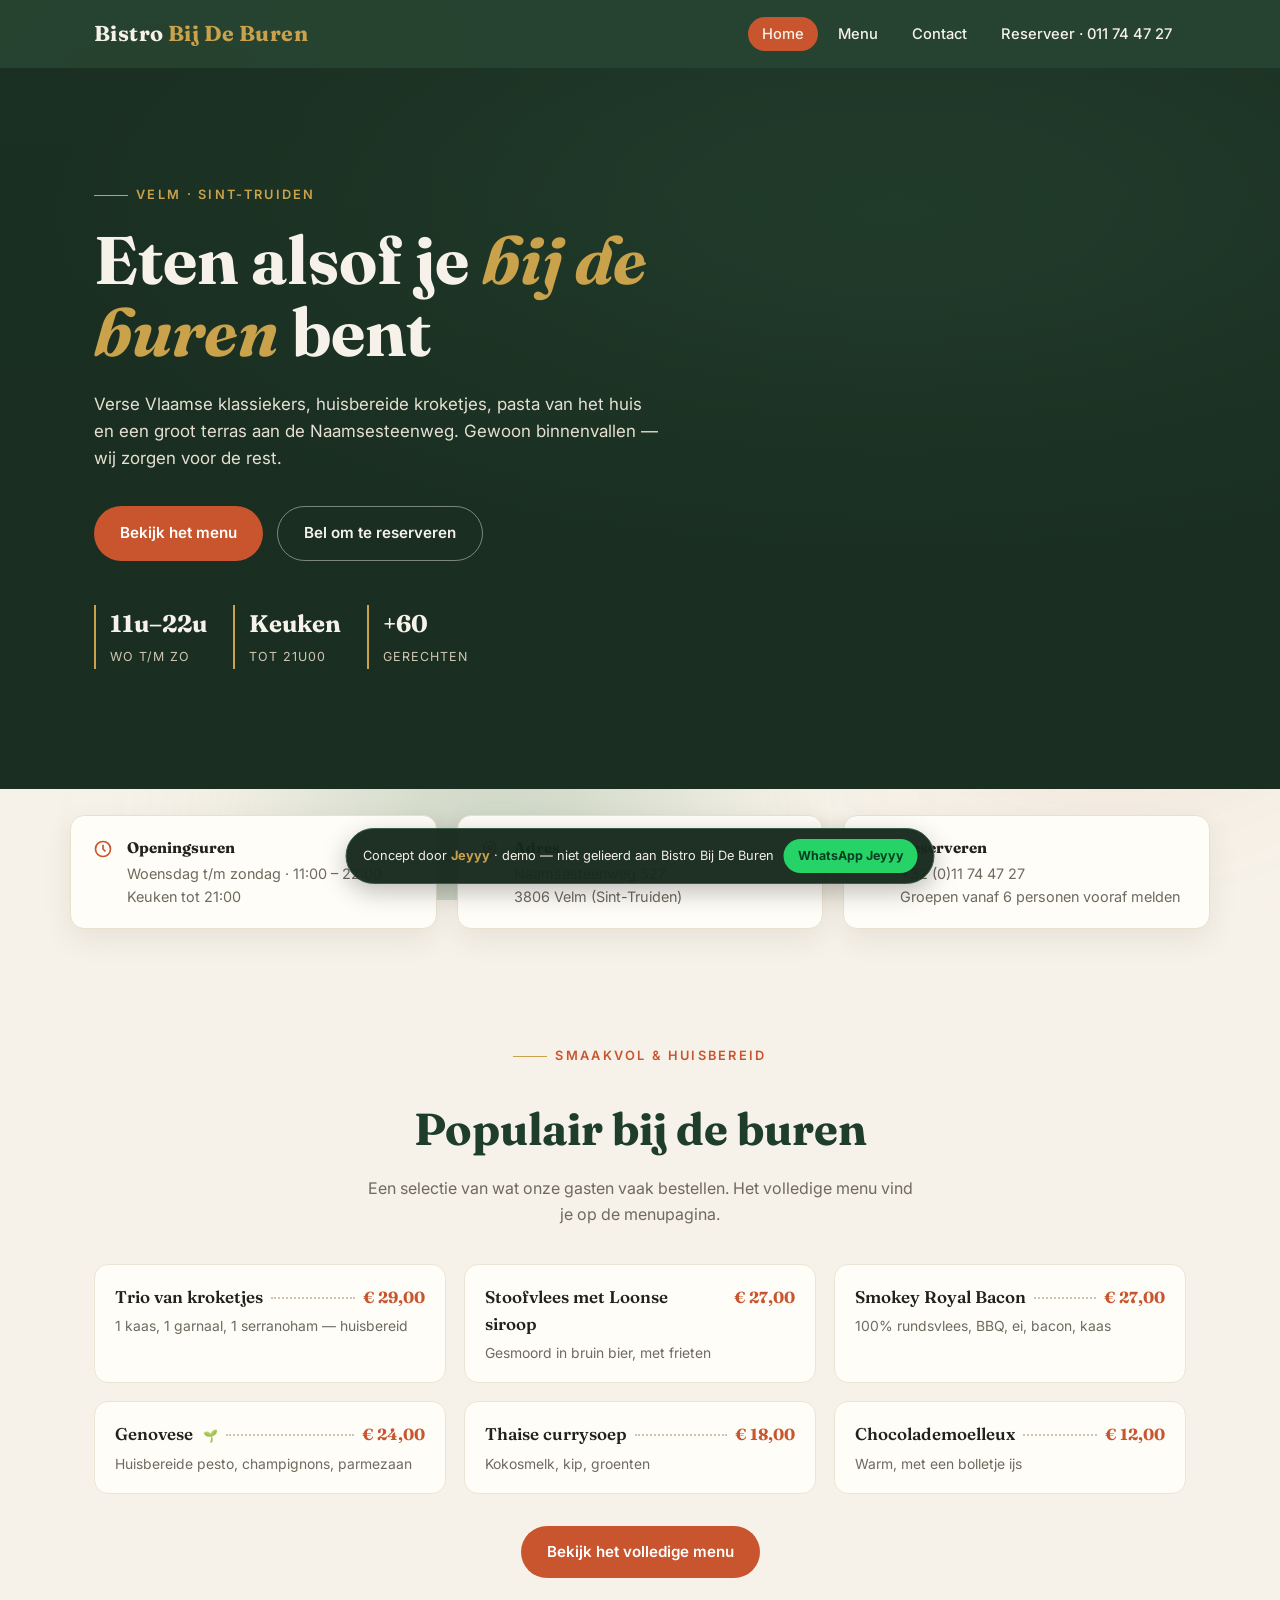
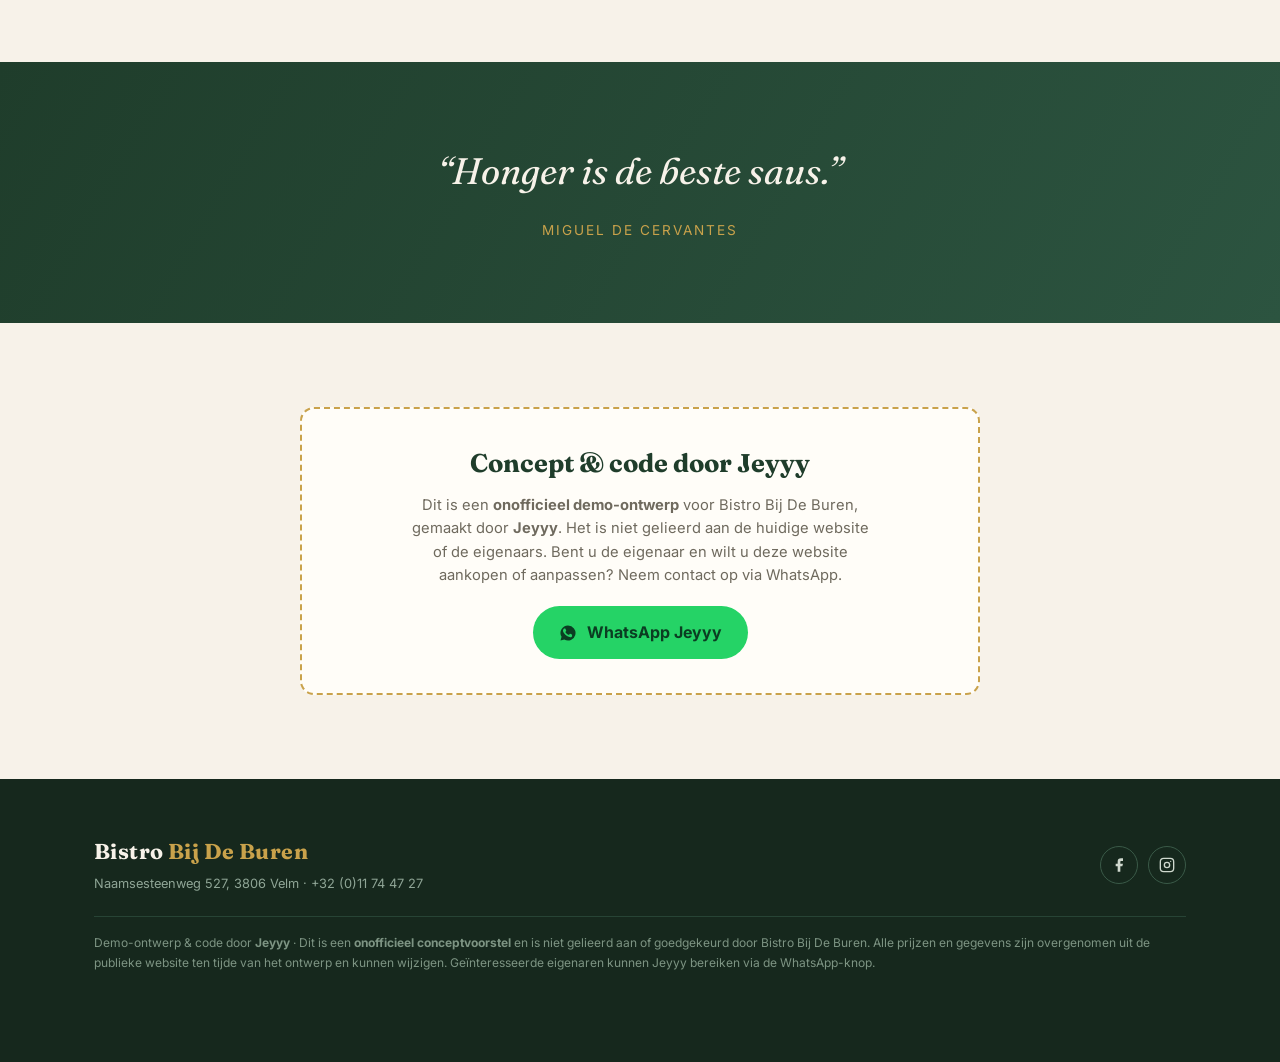
<file: index.html>
<!DOCTYPE html>
<html lang="nl">
<head>
<meta charset="UTF-8">
<meta name="viewport" content="width=device-width, initial-scale=1.0">
<title>Bistro Bij De Buren — Eten alsof je bij de buren bent</title>
<meta name="description" content="Bistro Bij De Buren in Velm (Sint-Truiden). Verse Vlaamse keuken, pasta, burgers, croques en ijsjes. Naamsesteenweg 527, 3806 Velm.">
<link rel="preconnect" href="https://fonts.googleapis.com">
<link rel="preconnect" href="https://fonts.gstatic.com" crossorigin>
<link href="https://fonts.googleapis.com/css2?family=Fraunces:opsz,wght@9..144,400;9..144,600;9..144,700&family=Inter:wght@400;500;600;700&display=swap" rel="stylesheet">
<link rel="stylesheet" href="style.css">
<script type="application/ld+json">
{"@context":"https://schema.org","@type":"Restaurant","name":"Bistro Bij De Buren","servesCuisine":["Belgisch","Bistro"],"address":{"@type":"PostalAddress","streetAddress":"Naamsesteenweg 527","postalCode":"3806","addressLocality":"Velm","addressCountry":"BE"},"telephone":"+32 11 74 47 27","vatID":"BE 0670798550"}
</script>
</head>
<body>
<div class="fluid-bg"><div class="blob blob-1"></div><div class="blob blob-2"></div><div class="blob blob-3"></div></div>
<nav class="nav">
  <div class="wrap nav-inner">
    <a class="logo" href="index.html">Bistro <span>Bij De Buren</span></a>
    <button class="burger" aria-label="Menu openen" onclick="document.getElementById('navLinks').classList.toggle('open')"><span></span><span></span><span></span></button>
    <ul class="nav-links" id="navLinks">
      <li><a href="index.html" class="active">Home</a></li>
      <li><a href="menu.html">Menu</a></li>
      <li><a href="contact.html">Contact</a></li>
      <li><a href="tel:+3211744727">Reserveer · 011 74 47 27</a></li>
    </ul>
  </div>
</nav>

<header class="hero">
  <div class="wrap">
    <span class="eyebrow">Velm · Sint-Truiden</span>
    <h1>Eten alsof je <em>bij de buren</em> bent</h1>
    <p>Verse Vlaamse klassiekers, huisbereide kroketjes, pasta van het huis en een groot terras aan de Naamsesteenweg. Gewoon binnenvallen — wij zorgen voor de rest.</p>
    <div class="hero-actions">
      <a class="btn btn-primary" href="menu.html">Bekijk het menu</a>
      <a class="btn btn-ghost" href="tel:+3211744727">Bel om te reserveren</a>
    </div>
    <div class="stats">
      <div><b>11u–22u</b><small>Wo t/m zo</small></div>
      <div><b>Keuken</b><small>tot 21u00</small></div>
      <div><b>+60</b><small>Gerechten</small></div>
    </div>
  </div>
</header>

<div class="wrap strip-inner">
  <div class="strip-item">
    <svg width="20" height="20" viewBox="0 0 24 24" fill="none" stroke="#c8552e" stroke-width="2"><circle cx="12" cy="12" r="9"/><path d="M12 7v5l3 3"/></svg>
    <div><h3>Openingsuren</h3><p>Woensdag t/m zondag · 11:00 – 22:00<br>Keuken tot 21:00</p></div>
  </div>
  <div class="strip-item">
    <svg width="20" height="20" viewBox="0 0 24 24" fill="none" stroke="#c8552e" stroke-width="2"><path d="M12 21s-7-5.5-7-11a7 7 0 1 1 14 0c0 5.5-7 11-7 11z"/><circle cx="12" cy="10" r="2.5"/></svg>
    <div><h3>Adres</h3><p>Naamsesteenweg 527<br>3806 Velm (Sint-Truiden)</p></div>
  </div>
  <div class="strip-item">
    <svg width="20" height="20" viewBox="0 0 24 24" fill="none" stroke="#c8552e" stroke-width="2"><path d="M22 16.9v3a2 2 0 0 1-2.2 2 19.8 19.8 0 0 1-8.6-3.1 19.5 19.5 0 0 1-6-6A19.8 19.8 0 0 1 2.1 4.2 2 2 0 0 1 4.1 2h3a2 2 0 0 1 2 1.7c.13.96.36 1.9.7 2.8a2 2 0 0 1-.45 2.1L8.1 9.9a16 16 0 0 0 6 6l1.3-1.3a2 2 0 0 1 2.1-.45c.9.34 1.84.57 2.8.7a2 2 0 0 1 1.7 2z"/></svg>
    <div><h3>Reserveren</h3><p><a href="tel:+3211744727">+32 (0)11 74 47 27</a><br>Groepen vanaf 6 personen vooraf melden</p></div>
  </div>
</div>

<section class="section">
  <div class="wrap">
    <div class="section-head">
      <span class="eyebrow">Smaakvol &amp; huisbereid</span>
      <h2>Populair bij de buren</h2>
      <p>Een selectie van wat onze gasten vaak bestellen. Het volledige menu vind je op de menupagina.</p>
    </div>
    <div class="featured">
      <article class="dish"><div class="dish-top"><h3>Trio van kroketjes</h3><span class="dots"></span><span class="price">€ 29,00</span></div><p class="desc">1 kaas, 1 garnaal, 1 serranoham — huisbereid</p></article>
      <article class="dish"><div class="dish-top"><h3>Stoofvlees met Loonse siroop</h3><span class="dots"></span><span class="price">€ 27,00</span></div><p class="desc">Gesmoord in bruin bier, met frieten</p></article>
      <article class="dish"><div class="dish-top"><h3>Smokey Royal Bacon</h3><span class="dots"></span><span class="price">€ 27,00</span></div><p class="desc">100% rundsvlees, BBQ, ei, bacon, kaas</p></article>
      <article class="dish"><div class="dish-top"><h3>Genovese <span class="veg">🌱</span></h3><span class="dots"></span><span class="price">€ 24,00</span></div><p class="desc">Huisbereide pesto, champignons, parmezaan</p></article>
      <article class="dish"><div class="dish-top"><h3>Thaise currysoep</h3><span class="dots"></span><span class="price">€ 18,00</span></div><p class="desc">Kokosmelk, kip, groenten</p></article>
      <article class="dish"><div class="dish-top"><h3>Chocolademoelleux</h3><span class="dots"></span><span class="price">€ 12,00</span></div><p class="desc">Warm, met een bolletje ijs</p></article>
    </div>
    <div style="text-align:center;margin-top:32px"><a class="btn btn-primary" href="menu.html">Bekijk het volledige menu</a></div>
  </div>
</section>

<section class="quote">
  <div class="wrap">
    <blockquote>“Honger is de beste saus.”</blockquote>
    <cite>Miguel de Cervantes</cite>
  </div>
</section>

<section class="section">
  <div class="wrap">
    <div class="credit">
      <h2>Concept &amp; code door Jeyyy</h2>
      <p>Dit is een <b>onofficieel demo-ontwerp</b> voor Bistro Bij De Buren, gemaakt door <b>Jeyyy</b>. Het is niet gelieerd aan de huidige website of de eigenaars. Bent u de eigenaar en wilt u deze website aankopen of aanpassen? Neem contact op via WhatsApp.</p>
      <a class="wa-big" href="https://wa.me/2347035960615?text=Hi%20Jeyyy%2C%20ik%20ben%20eigenaar%20van%20Bistro%20Bij%20De%20Buren%20en%20wil%20de%20website%20bespreken" target="_blank" rel="noopener">
        <svg width="18" height="18" viewBox="0 0 24 24" fill="currentColor"><path d="M12 2a10 10 0 0 0-8.6 15.1L2 22l5.1-1.3A10 10 0 1 0 12 2zm5.5 14.2c-.24.66-1.37 1.26-1.9 1.3-.5.05-1.1.24-3.7-.77-3.13-1.24-5.13-4.44-5.28-4.65-.15-.2-1.26-1.68-1.26-3.2 0-1.53.8-2.28 1.09-2.59.28-.31.62-.39.83-.39h.6c.19 0 .45-.07.7.54.26.62.88 2.14.96 2.3.08.15.13.33.02.53-.1.2-.16.32-.31.5-.15.17-.32.39-.46.52-.15.15-.31.31-.13.61.17.3.77 1.27 1.65 2.06 1.14 1.01 2.1 1.33 2.4 1.47.3.15.47.13.65-.08.17-.2.74-.87.94-1.17.2-.3.4-.25.66-.15.27.1 1.7.8 2 .95.3.15.48.22.55.34.07.13.07.72-.17 1.4z"/></svg>
        WhatsApp Jeyyy
      </a>
    </div>
  </div>
</section>
<footer>
  <div class="wrap">
    <div class="foot">
      <div>
        <a class="logo" href="index.html">Bistro <span>Bij De Buren</span></a>
        <small>Naamsesteenweg 527, 3806 Velm · +32 (0)11 74 47 27</small>
      </div>
      <div class="social">
        <a href="https://www.facebook.com" target="_blank" rel="noopener" aria-label="Facebook"><svg width="16" height="16" viewBox="0 0 24 24" fill="currentColor"><path d="M18 2h-3a5 5 0 0 0-5 5v3H7v4h3v8h4v-8h3l1-4h-4V7a1 1 0 0 1 1-1h3z"/></svg></a>
        <a href="https://www.instagram.com" target="_blank" rel="noopener" aria-label="Instagram"><svg width="16" height="16" viewBox="0 0 24 24" fill="none" stroke="currentColor" stroke-width="2"><rect x="2" y="2" width="20" height="20" rx="5"/><circle cx="12" cy="12" r="4"/><circle cx="17.5" cy="6.5" r="1" fill="currentColor" stroke="none"/></svg></a>
      </div>
    </div>
    <p class="foot-note">Demo-ontwerp &amp; code door <b>Jeyyy</b> · Dit is een <b>onofficieel conceptvoorstel</b> en is niet gelieerd aan of goedgekeurd door Bistro Bij De Buren. Alle prijzen en gegevens zijn overgenomen uit de publieke website ten tijde van het ontwerp en kunnen wijzigen. Geïnteresseerde eigenaren kunnen Jeyyy bereiken via de WhatsApp-knop.</p>
  </div>
</footer>
<div class="demo-banner">
  <span>Concept door <b>Jeyyy</b> · demo — niet gelieerd aan Bistro Bij De Buren</span>
  <a class="wa" href="https://wa.me/2347035960615?text=Hi%20Jeyyy%2C%20ik%20ben%20ge%C3%AFnteresseerd%20in%20de%20website" target="_blank" rel="noopener">WhatsApp Jeyyy</a>
</div>
</body>
</html>
</file>
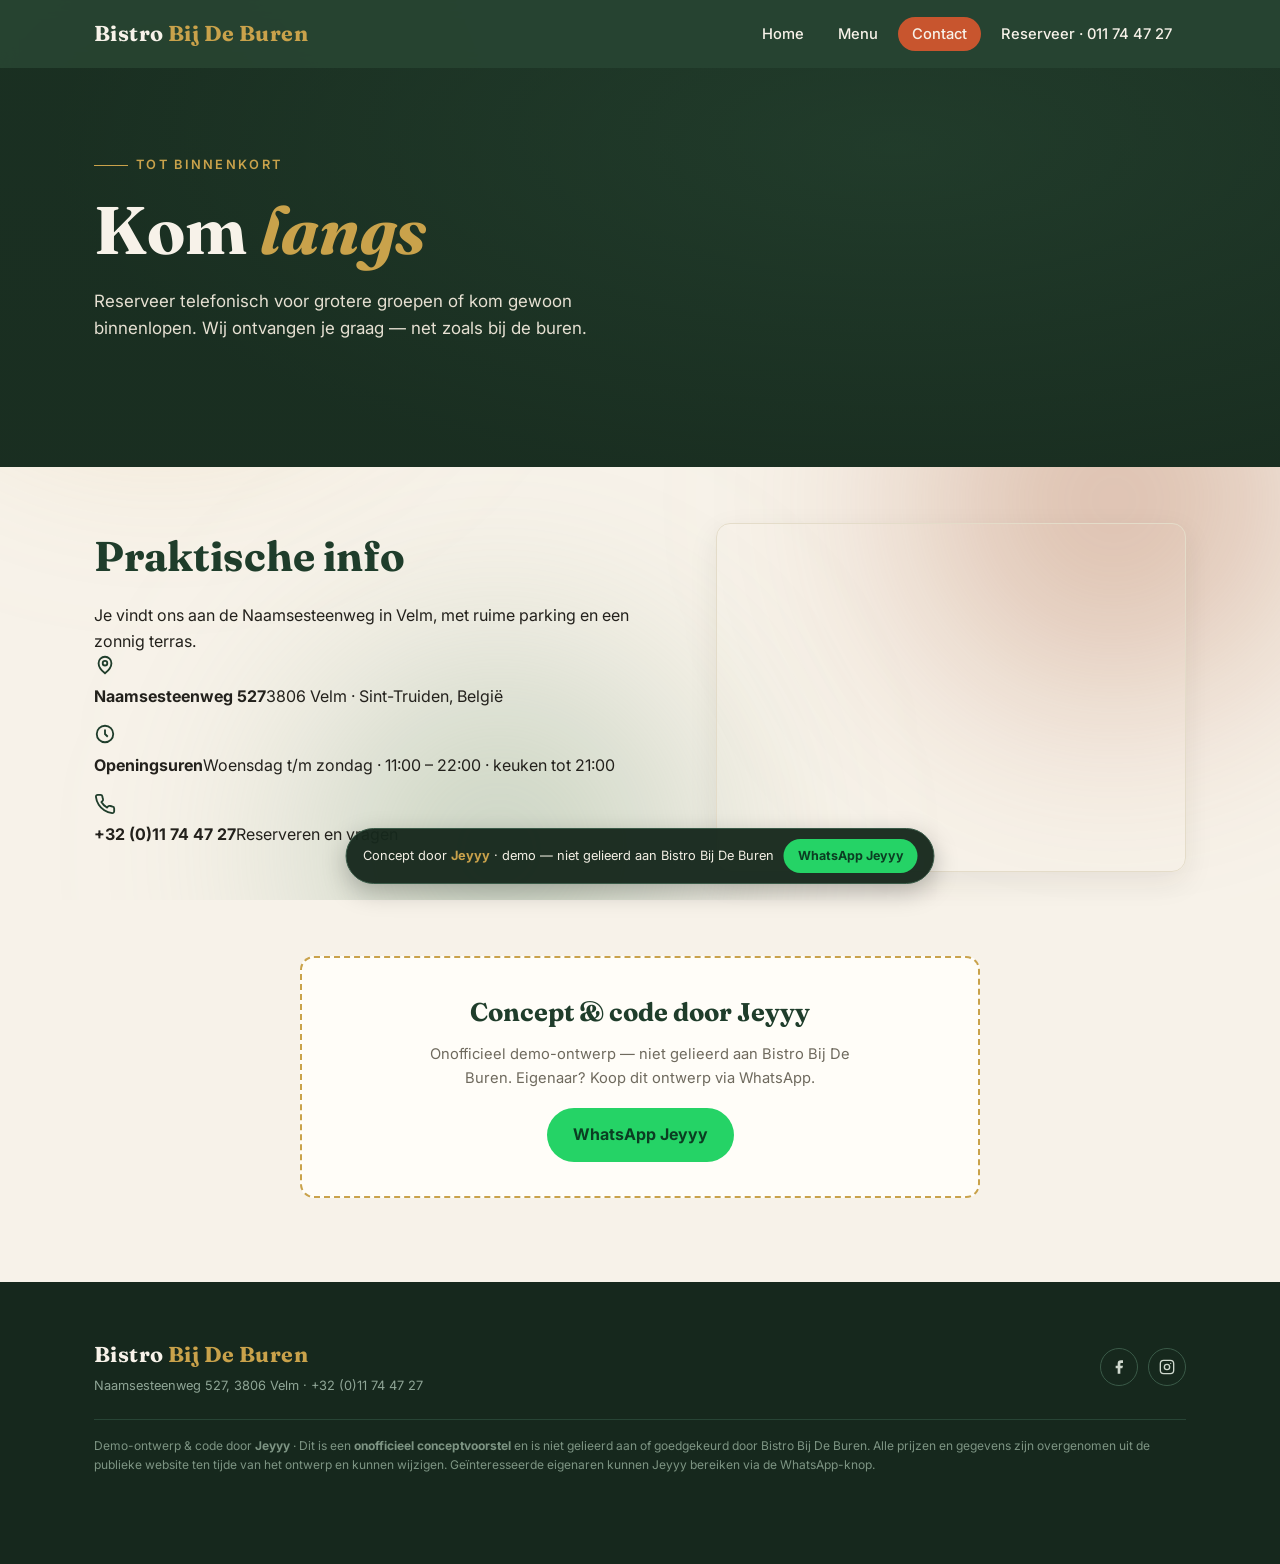
<file: contact.html>
<!DOCTYPE html>
<html lang="nl">
<head>
<meta charset="UTF-8">
<meta name="viewport" content="width=device-width, initial-scale=1.0">
<title>Contact — Bistro Bij De Buren</title>
<meta name="description" content="Bistro Bij De Buren in Velm (Sint-Truiden). Verse Vlaamse keuken, pasta, burgers, croques en ijsjes. Naamsesteenweg 527, 3806 Velm.">
<link rel="preconnect" href="https://fonts.googleapis.com">
<link rel="preconnect" href="https://fonts.gstatic.com" crossorigin>
<link href="https://fonts.googleapis.com/css2?family=Fraunces:opsz,wght@9..144,400;9..144,600;9..144,700&family=Inter:wght@400;500;600;700&display=swap" rel="stylesheet">
<link rel="stylesheet" href="style.css">
<script type="application/ld+json">
{"@context":"https://schema.org","@type":"Restaurant","name":"Bistro Bij De Buren","servesCuisine":["Belgisch","Bistro"],"address":{"@type":"PostalAddress","streetAddress":"Naamsesteenweg 527","postalCode":"3806","addressLocality":"Velm","addressCountry":"BE"},"telephone":"+32 11 74 47 27","vatID":"BE 0670798550"}
</script>
</head>
<body>
<div class="fluid-bg"><div class="blob blob-1"></div><div class="blob blob-2"></div><div class="blob blob-3"></div></div>
<nav class="nav">
  <div class="wrap nav-inner">
    <a class="logo" href="index.html">Bistro <span>Bij De Buren</span></a>
    <button class="burger" aria-label="Menu openen" onclick="document.getElementById('navLinks').classList.toggle('open')"><span></span><span></span><span></span></button>
    <ul class="nav-links" id="navLinks">
      <li><a href="index.html">Home</a></li>
      <li><a href="menu.html">Menu</a></li>
      <li><a href="contact.html" class="active">Contact</a></li>
      <li><a href="tel:+3211744727">Reserveer · 011 74 47 27</a></li>
    </ul>
  </div>
</nav>

<header class="hero" style="padding:80px 0 90px">
  <div class="wrap">
    <span class="eyebrow">Tot binnenkort</span>
    <h1>Kom <em>langs</em></h1>
    <p>Reserveer telefonisch voor grotere groepen of kom gewoon binnenlopen. Wij ontvangen je graag — net zoals bij de buren.</p>
  </div>
</header>

<section class="section" style="padding-top:56px">
  <div class="wrap contact-grid">
    <div>
      <h2>Praktische info</h2>
      <p>Je vindt ons aan de Naamsesteenweg in Velm, met ruime parking en een zonnig terras.</p>
      <ul class="info-list">
        <li>
          <svg width="22" height="22" viewBox="0 0 24 24" fill="none" stroke="#1f3d2b" stroke-width="2"><path d="M12 21s-7-5.5-7-11a7 7 0 1 1 14 0c0 5.5-7 11-7 11z"/><circle cx="12" cy="10" r="2.5"/></svg>
          <div><b>Naamsesteenweg 527</b><span>3806 Velm · Sint-Truiden, België</span></div>
        </li>
        <li>
          <svg width="22" height="22" viewBox="0 0 24 24" fill="none" stroke="#1f3d2b" stroke-width="2"><circle cx="12" cy="12" r="9"/><path d="M12 7v5l3 3"/></svg>
          <div><b>Openingsuren</b><span>Woensdag t/m zondag · 11:00 – 22:00 · keuken tot 21:00</span></div>
        </li>
        <li>
          <svg width="22" height="22" viewBox="0 0 24 24" fill="none" stroke="#1f3d2b" stroke-width="2"><path d="M22 16.9v3a2 2 0 0 1-2.2 2 19.8 19.8 0 0 1-8.6-3.1 19.5 19.5 0 0 1-6-6A19.8 19.8 0 0 1 2.1 4.2 2 2 0 0 1 4.1 2h3a2 2 0 0 1 2 1.7c.13.96.36 1.9.7 2.8a2 2 0 0 1-.45 2.1L8.1 9.9a16 16 0 0 0 6 6l1.3-1.3a2 2 0 0 1 2.1-.45c.9.34 1.84.57 2.8.7a2 2 0 0 1 1.7 2z"/></svg>
          <div><b><a href="tel:+3211744727">+32 (0)11 74 47 27</a></b><span>Reserveren en vragen</span></div>
        </li>
      </ul>
    </div>
    <div class="map-card">
      <iframe title="Kaart — Bistro Bij De Buren" loading="lazy" referrerpolicy="no-referrer-when-downgrade" src="https://www.google.com/maps?q=Naamsesteenweg%20527%2C%203806%20Velm%2C%20Belgi%C3%AB&output=embed"></iframe>
    </div>
  </div>
</section>

<section class="section" style="padding-top:0">
  <div class="wrap">
    <div class="credit">
      <h2>Concept &amp; code door Jeyyy</h2>
      <p>Onofficieel demo-ontwerp — niet gelieerd aan Bistro Bij De Buren. Eigenaar? Koop dit ontwerp via WhatsApp.</p>
      <a class="wa-big" href="https://wa.me/2347035960615?text=Hi%20Jeyyy%2C%20ik%20wil%20deze%20website%20aankopen" target="_blank" rel="noopener">WhatsApp Jeyyy</a>
    </div>
  </div>
</section>
<footer>
  <div class="wrap">
    <div class="foot">
      <div>
        <a class="logo" href="index.html">Bistro <span>Bij De Buren</span></a>
        <small>Naamsesteenweg 527, 3806 Velm · +32 (0)11 74 47 27</small>
      </div>
      <div class="social">
        <a href="https://www.facebook.com" target="_blank" rel="noopener" aria-label="Facebook"><svg width="16" height="16" viewBox="0 0 24 24" fill="currentColor"><path d="M18 2h-3a5 5 0 0 0-5 5v3H7v4h3v8h4v-8h3l1-4h-4V7a1 1 0 0 1 1-1h3z"/></svg></a>
        <a href="https://www.instagram.com" target="_blank" rel="noopener" aria-label="Instagram"><svg width="16" height="16" viewBox="0 0 24 24" fill="none" stroke="currentColor" stroke-width="2"><rect x="2" y="2" width="20" height="20" rx="5"/><circle cx="12" cy="12" r="4"/><circle cx="17.5" cy="6.5" r="1" fill="currentColor" stroke="none"/></svg></a>
      </div>
    </div>
    <p class="foot-note">Demo-ontwerp &amp; code door <b>Jeyyy</b> · Dit is een <b>onofficieel conceptvoorstel</b> en is niet gelieerd aan of goedgekeurd door Bistro Bij De Buren. Alle prijzen en gegevens zijn overgenomen uit de publieke website ten tijde van het ontwerp en kunnen wijzigen. Geïnteresseerde eigenaren kunnen Jeyyy bereiken via de WhatsApp-knop.</p>
  </div>
</footer>
<div class="demo-banner">
  <span>Concept door <b>Jeyyy</b> · demo — niet gelieerd aan Bistro Bij De Buren</span>
  <a class="wa" href="https://wa.me/2347035960615?text=Hi%20Jeyyy%2C%20ik%20ben%20ge%C3%AFnteresseerd%20in%20de%20website" target="_blank" rel="noopener">WhatsApp Jeyyy</a>
</div>
</body>
</html>
</file>
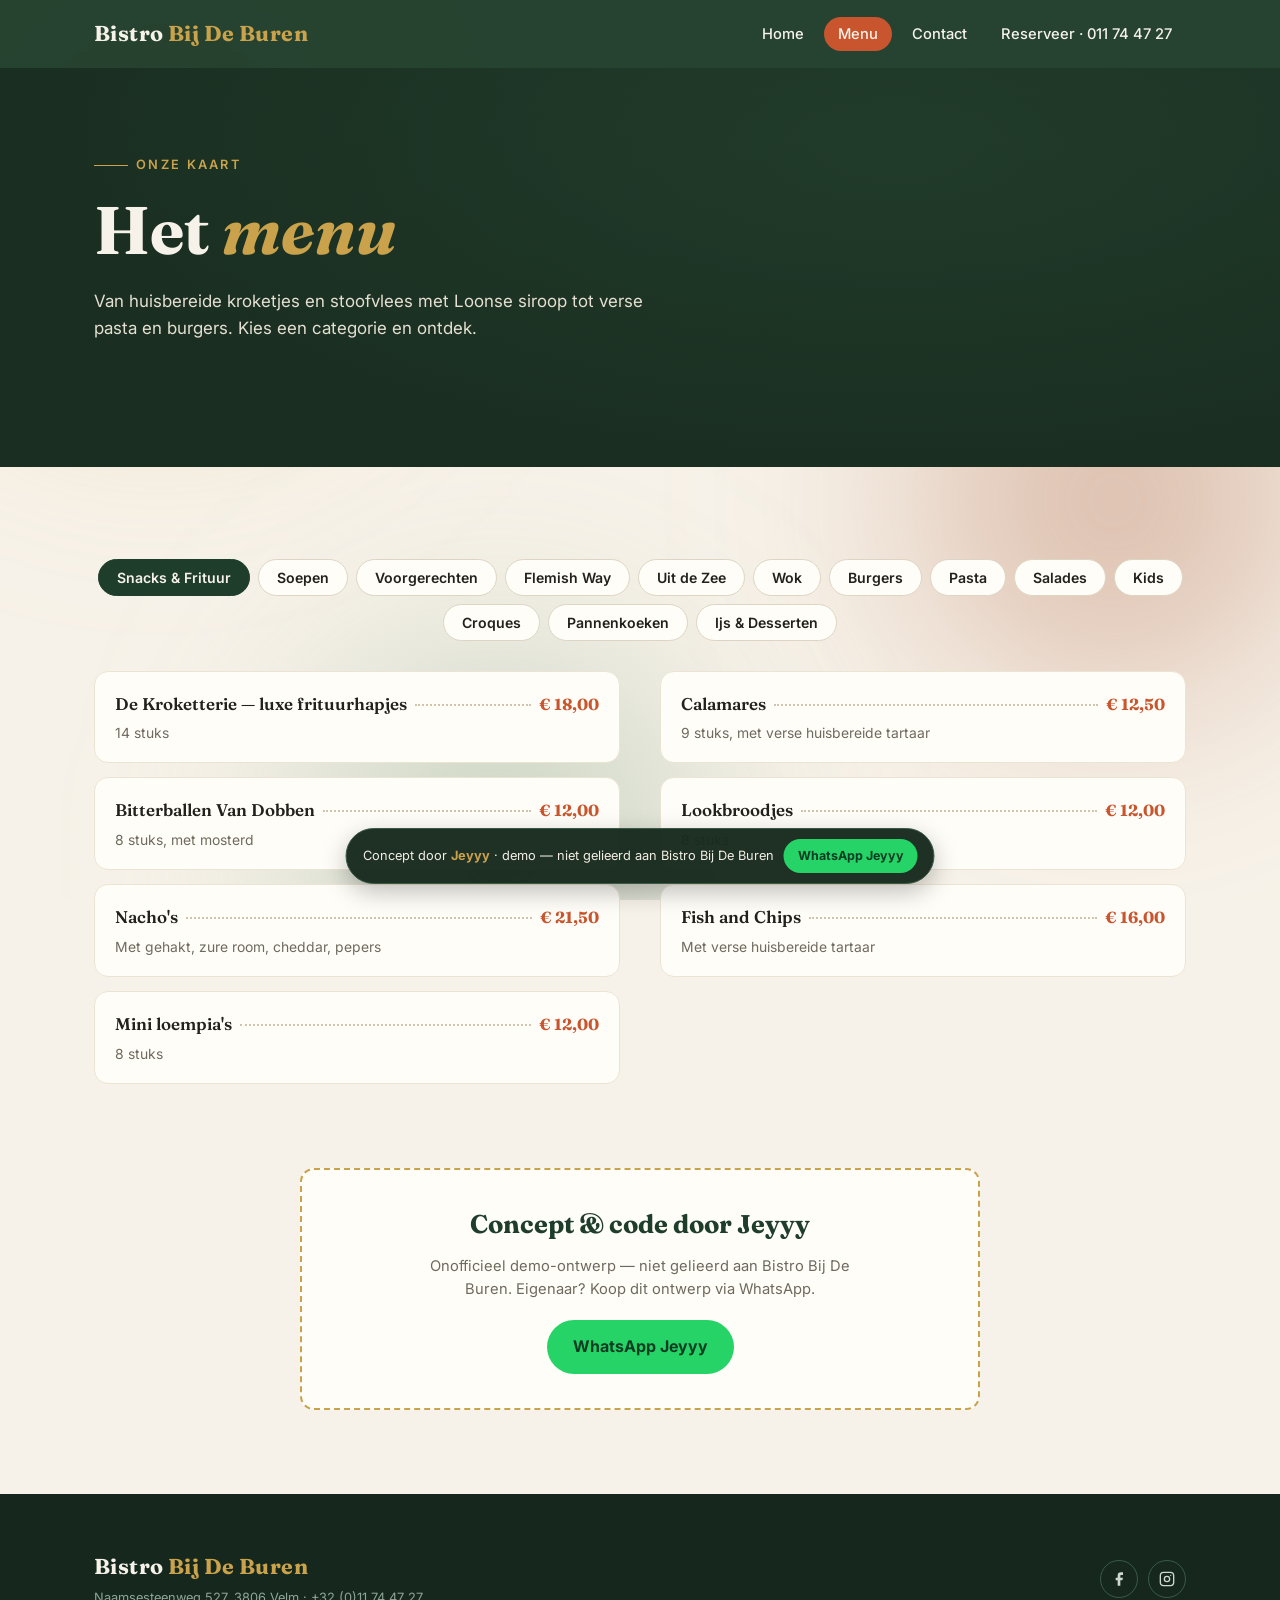
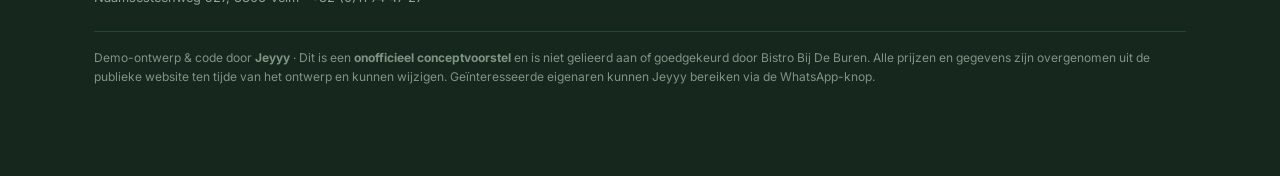
<file: menu.html>
<!DOCTYPE html>
<html lang="nl">
<head>
<meta charset="UTF-8">
<meta name="viewport" content="width=device-width, initial-scale=1.0">
<title>Menu — Bistro Bij De Buren</title>
<meta name="description" content="Bistro Bij De Buren in Velm (Sint-Truiden). Verse Vlaamse keuken, pasta, burgers, croques en ijsjes. Naamsesteenweg 527, 3806 Velm.">
<link rel="preconnect" href="https://fonts.googleapis.com">
<link rel="preconnect" href="https://fonts.gstatic.com" crossorigin>
<link href="https://fonts.googleapis.com/css2?family=Fraunces:opsz,wght@9..144,400;9..144,600;9..144,700&family=Inter:wght@400;500;600;700&display=swap" rel="stylesheet">
<link rel="stylesheet" href="style.css">
<script type="application/ld+json">
{"@context":"https://schema.org","@type":"Restaurant","name":"Bistro Bij De Buren","servesCuisine":["Belgisch","Bistro"],"address":{"@type":"PostalAddress","streetAddress":"Naamsesteenweg 527","postalCode":"3806","addressLocality":"Velm","addressCountry":"BE"},"telephone":"+32 11 74 47 27","vatID":"BE 0670798550"}
</script>
</head>
<body>
<div class="fluid-bg"><div class="blob blob-1"></div><div class="blob blob-2"></div><div class="blob blob-3"></div></div>
<nav class="nav">
  <div class="wrap nav-inner">
    <a class="logo" href="index.html">Bistro <span>Bij De Buren</span></a>
    <button class="burger" aria-label="Menu openen" onclick="document.getElementById('navLinks').classList.toggle('open')"><span></span><span></span><span></span></button>
    <ul class="nav-links" id="navLinks">
      <li><a href="index.html">Home</a></li>
      <li><a href="menu.html" class="active">Menu</a></li>
      <li><a href="contact.html">Contact</a></li>
      <li><a href="tel:+3211744727">Reserveer · 011 74 47 27</a></li>
    </ul>
  </div>
</nav>

<header class="hero" style="padding:80px 0 90px">
  <div class="wrap">
    <span class="eyebrow">Onze kaart</span>
    <h1>Het <em>menu</em></h1>
    <p>Van huisbereide kroketjes en stoofvlees met Loonse siroop tot verse pasta en burgers. Kies een categorie en ontdek.</p>
  </div>
</header>

<section class="section" style="padding-top:56px">
  <div class="wrap">
    <div class="tabs" id="tabs"></div>
    <div class="menu-grid" id="menuGrid"></div>
    <div class="menu-note" id="menuNote"></div>
  </div>
</section>

<section class="section" style="padding-top:0">
  <div class="wrap">
    <div class="credit">
      <h2>Concept &amp; code door Jeyyy</h2>
      <p>Onofficieel demo-ontwerp — niet gelieerd aan Bistro Bij De Buren. Eigenaar? Koop dit ontwerp via WhatsApp.</p>
      <a class="wa-big" href="https://wa.me/2347035960615?text=Hi%20Jeyyy%2C%20ik%20wil%20deze%20website%20aankopen" target="_blank" rel="noopener">WhatsApp Jeyyy</a>
    </div>
  </div>
</section>
<script src="menu-data.js"></script>
<footer>
  <div class="wrap">
    <div class="foot">
      <div>
        <a class="logo" href="index.html">Bistro <span>Bij De Buren</span></a>
        <small>Naamsesteenweg 527, 3806 Velm · +32 (0)11 74 47 27</small>
      </div>
      <div class="social">
        <a href="https://www.facebook.com" target="_blank" rel="noopener" aria-label="Facebook"><svg width="16" height="16" viewBox="0 0 24 24" fill="currentColor"><path d="M18 2h-3a5 5 0 0 0-5 5v3H7v4h3v8h4v-8h3l1-4h-4V7a1 1 0 0 1 1-1h3z"/></svg></a>
        <a href="https://www.instagram.com" target="_blank" rel="noopener" aria-label="Instagram"><svg width="16" height="16" viewBox="0 0 24 24" fill="none" stroke="currentColor" stroke-width="2"><rect x="2" y="2" width="20" height="20" rx="5"/><circle cx="12" cy="12" r="4"/><circle cx="17.5" cy="6.5" r="1" fill="currentColor" stroke="none"/></svg></a>
      </div>
    </div>
    <p class="foot-note">Demo-ontwerp &amp; code door <b>Jeyyy</b> · Dit is een <b>onofficieel conceptvoorstel</b> en is niet gelieerd aan of goedgekeurd door Bistro Bij De Buren. Alle prijzen en gegevens zijn overgenomen uit de publieke website ten tijde van het ontwerp en kunnen wijzigen. Geïnteresseerde eigenaren kunnen Jeyyy bereiken via de WhatsApp-knop.</p>
  </div>
</footer>
<div class="demo-banner">
  <span>Concept door <b>Jeyyy</b> · demo — niet gelieerd aan Bistro Bij De Buren</span>
  <a class="wa" href="https://wa.me/2347035960615?text=Hi%20Jeyyy%2C%20ik%20ben%20ge%C3%AFnteresseerd%20in%20de%20website" target="_blank" rel="noopener">WhatsApp Jeyyy</a>
</div>
</body>
</html>
</file>
<file: style.css>
:root{
  --green:#1f3d2b; --green-2:#2c5440; --cream:#f7f2e9; --paper:#fffdf8;
  --terra:#c8552e; --terra-2:#e0734a; --ink:#23211c; --muted:#6f6a5e;
  --gold:#c9a24b; --radius:14px;
  --shadow:0 10px 30px rgba(35,33,28,.08);
}
*{margin:0;padding:0;box-sizing:border-box}
/* kill default blue everywhere */
a{color:inherit;text-decoration:none}
a:visited{color:inherit}
a:hover{color:inherit}
a:active{color:inherit}
::selection{background:var(--terra);color:#fff}
:focus-visible{outline:2px solid var(--gold);outline-offset:2px;border-radius:4px}
button, .btn{-webkit-tap-highlight-color:transparent}
html{scroll-behavior:smooth}
body{font-family:'Inter',system-ui,-apple-system,sans-serif;background:var(--cream);color:var(--ink);line-height:1.6;overflow-x:hidden}
h1,h2,h3,.serif{font-family:'Fraunces',Georgia,serif}
.wrap{max-width:1140px;margin:0 auto;padding:0 24px}

/* ---------- FLUID COLOURS ---------- */
.fluid-bg{position:fixed;inset:0;z-index:-2;overflow:hidden;background:var(--cream)}
.blob{position:absolute;border-radius:50%;filter:blur(90px);opacity:.5;mix-blend-mode:multiply;animation:drift 22s ease-in-out infinite alternate}
.blob-1{width:55vw;height:55vw;left:-15vw;top:-15vw;background:radial-gradient(circle,#d8b26a,transparent 65%)}
.blob-2{width:50vw;height:50vw;right:-12vw;top:20vh;background:radial-gradient(circle,#b56a4a,transparent 65%);animation-delay:-6s}
.blob-3{width:48vw;height:48vw;left:15vw;bottom:-20vw;background:radial-gradient(circle,#7fa98c,transparent 65%);animation-delay:-12s}
@keyframes drift{
  0%{transform:translate(0,0) scale(1)}
  50%{transform:translate(6vw,-4vh) scale(1.12)}
  100%{transform:translate(-4vw,5vh) scale(.95)}
}

/* ---------- DEMO BANNER (Jeyyy) ---------- */
.demo-banner{position:fixed;left:50%;bottom:16px;transform:translateX(-50%);z-index:99;display:flex;align-items:center;gap:10px;background:rgba(22,40,29,.96);color:#f3efe4;border:1px solid #3a5a48;padding:10px 16px;border-radius:999px;font-size:.8rem;box-shadow:0 8px 24px rgba(0,0,0,.25);max-width:94vw;flex-wrap:wrap;justify-content:center}
.demo-banner b{color:var(--gold)}
.demo-banner .wa{background:#25D366;color:#0b3d22;font-weight:700;padding:7px 14px;border-radius:999px;font-size:.78rem;transition:.2s;white-space:nowrap}
.demo-banner .wa:hover{background:#3ee07f;transform:translateY(-1px)}

/* ---------- NAV ---------- */
.nav{position:sticky;top:0;z-index:50;background:rgba(31,61,43,.97);backdrop-filter:blur(8px)}
.nav-inner{display:flex;align-items:center;justify-content:space-between;height:68px}
.logo{font-family:'Fraunces',serif;font-weight:700;font-size:1.35rem;color:var(--cream);letter-spacing:.02em}
.logo span{color:var(--gold)}
.nav-links{display:flex;gap:6px;list-style:none;align-items:center}
.nav-links a{color:var(--cream);font-size:.92rem;font-weight:500;padding:8px 14px;border-radius:999px;transition:.2s}
.nav-links a:hover{background:rgba(255,255,255,.12)}
.nav-links a.active{background:var(--terra)}
.burger{display:none;background:none;border:0;cursor:pointer;padding:10px}
.burger span{display:block;width:24px;height:2px;background:var(--cream);margin:5px 0}
@media(max-width:820px){
  .burger{display:block}
  .nav-links{position:absolute;top:68px;left:0;right:0;background:var(--green);flex-direction:column;align-items:stretch;padding:14px 24px 24px;gap:4px;display:none}
  .nav-links.open{display:flex}
  .nav-links a{padding:12px 14px}
}

/* ---------- HERO ---------- */
.hero{background:linear-gradient(rgba(24,42,30,.72),rgba(24,42,30,.78)),radial-gradient(1200px 500px at 70% 20%,#3a6b4d,var(--green) 70%);color:var(--cream);padding:110px 0 120px}
.eyebrow{display:inline-flex;align-items:center;gap:8px;font-size:.8rem;letter-spacing:.18em;text-transform:uppercase;color:var(--gold);font-weight:600;margin-bottom:18px}
.eyebrow::before{content:"";width:34px;height:1px;background:var(--gold)}
.hero h1{font-size:clamp(2.4rem,6vw,4.2rem);line-height:1.08;font-weight:700;max-width:13ch}
.hero h1 em{color:var(--gold);font-style:italic}
.hero p{max-width:52ch;margin:22px 0 34px;color:#e6e0d2;font-size:1.06rem}
.hero-actions{display:flex;gap:14px;flex-wrap:wrap}
.btn{display:inline-flex;align-items:center;gap:8px;padding:14px 26px;border-radius:999px;font-weight:600;font-size:.95rem;transition:.2s;border:0;cursor:pointer}
.btn-primary{background:var(--terra);color:#fff}
.btn-primary:hover{background:var(--terra-2);transform:translateY(-2px);color:#fff}
.btn-ghost{border:1.5px solid rgba(247,242,233,.45);color:var(--cream)}
.btn-ghost:hover{background:rgba(247,242,233,.12);color:var(--cream)}
.stats{display:flex;gap:26px;margin-top:44px;flex-wrap:wrap}
.stats div{border-left:2px solid var(--gold);padding-left:14px}
.stats b{font-family:'Fraunces',serif;font-size:1.5rem;color:var(--cream);display:block}
.stats small{color:#cfc7b4;font-size:.78rem;text-transform:uppercase;letter-spacing:.08em}

/* ---------- CARDS / STRIP ---------- */
.strip-inner{display:grid;grid-template-columns:repeat(3,1fr);gap:20px;padding:26px 0}
.strip-item,.card{display:flex;gap:14px;align-items:flex-start;background:var(--paper);border:1px solid #e9e0cd;border-radius:var(--radius);padding:20px 22px;box-shadow:var(--shadow)}
.strip-item svg,.card svg{flex:none;margin-top:3px}
.strip-item h3,.card h3{font-size:.95rem;margin-bottom:2px}
.strip-item p,.card p{font-size:.9rem;color:var(--muted)}
@media(max-width:760px){.strip-inner{grid-template-columns:1fr;gap:14px}}

/* ---------- SECTIONS ---------- */
.section{padding:84px 0}
.section-head{text-align:center;margin-bottom:14px}
.section-head .eyebrow{color:var(--terra);justify-content:center}
.section-head h2{font-size:clamp(1.9rem,4vw,2.8rem);color:var(--green);margin-top:8px}
.section-head p{color:var(--muted);max-width:56ch;margin:12px auto 0}
.featured{display:grid;grid-template-columns:repeat(3,1fr);gap:18px;margin-top:36px}
@media(max-width:820px){.featured{grid-template-columns:1fr}}
.dish{background:var(--paper);border:1px solid #ece4d2;border-radius:var(--radius);padding:18px 20px;transition:.2s}
.dish:hover{box-shadow:var(--shadow);transform:translateY(-2px)}
.dish-top{display:flex;align-items:baseline;gap:8px}
.dish h3{font-size:1.06rem;font-weight:600}
.dots{flex:1;border-bottom:2px dotted #cfc5ad;transform:translateY(-4px)}
.price{font-family:'Fraunces',serif;font-weight:700;color:var(--terra);white-space:nowrap}
.desc{font-size:.87rem;color:var(--muted);margin-top:5px}
.veg{display:inline-block;font-size:.75rem;margin-left:6px}

/* ---------- MENU PAGE ---------- */
.tabs{display:flex;flex-wrap:wrap;gap:8px;justify-content:center;margin:36px 0 10px}
.tab{border:1.5px solid #ddd4c2;background:var(--paper);color:var(--ink);padding:9px 18px;border-radius:999px;font-size:.88rem;font-weight:600;cursor:pointer;transition:.18s;font-family:'Inter',sans-serif}
.tab:hover{border-color:var(--terra);color:var(--terra)}
.tab.active{background:var(--green);border-color:var(--green);color:var(--cream)}
.menu-grid{display:grid;grid-template-columns:1fr 1fr;gap:14px 40px;margin-top:30px}
@media(max-width:760px){.menu-grid{grid-template-columns:1fr}}
.menu-note{max-width:640px;margin:22px auto 0;font-size:.85rem;color:var(--muted);text-align:center;background:#f1e9d8;border:1px dashed #d9cba8;padding:12px 18px;border-radius:10px}

/* ---------- QUOTE ---------- */
.quote{background:linear-gradient(120deg,var(--green),#2c5440 50%,#3d6b4f);background-size:200% 200%;animation:flow 12s ease infinite;color:var(--cream);padding:80px 0;text-align:center}
@keyframes flow{0%,100%{background-position:0% 50%}50%{background-position:100% 50%}}
.quote blockquote{font-family:'Fraunces',serif;font-size:clamp(1.5rem,3.6vw,2.3rem);font-style:italic;max-width:24ch;margin:0 auto 16px}
.quote cite{color:var(--gold);font-style:normal;font-size:.85rem;letter-spacing:.15em;text-transform:uppercase}

/* ---------- CONTACT ---------- */
.contact-grid{display:grid;grid-template-columns:1.1fr .9fr;gap:48px;align-items:start}
@media(max-width:820px){.contact-grid{grid-template-columns:1fr}}
.contact-grid h2{font-size:clamp(1.9rem,4vw,2.6rem);color:var(--green);margin-bottom:14px}
.contact-grid>p{color:var(--muted);margin-bottom:26px}
.info-list{list-style:none;display:grid;gap:14px}
.map-card{border-radius:var(--radius);overflow:hidden;border:1px solid #e4dcc9;box-shadow:var(--shadow);min-height:340px}
.map-card iframe{width:100%;height:100%;min-height:340px;border:0}

/* ---------- JEYYY CREDIT SECTION ---------- */
.credit{background:var(--paper);border:2px dashed var(--gold);border-radius:var(--radius);padding:34px;text-align:center;max-width:680px;margin:0 auto}
.credit h2{color:var(--green);font-size:1.6rem;margin-bottom:10px}
.credit p{color:var(--muted);font-size:.92rem;max-width:52ch;margin:0 auto 18px}
.credit .wa-big{display:inline-flex;align-items:center;gap:10px;background:#25D366;color:#0b3d22;font-weight:700;padding:14px 26px;border-radius:999px;transition:.2s}
.credit .wa-big:hover{background:#3ee07f;transform:translateY(-2px);color:#0b3d22}

/* ---------- FOOTER ---------- */
footer{background:#16281d;color:#cfd8ce;padding:56px 0 90px}
.foot{display:flex;flex-wrap:wrap;gap:24px;justify-content:space-between;align-items:center}
.foot .logo{color:var(--cream)}
.foot small{display:block;color:#8fa596;font-size:.8rem;margin-top:4px}
.social{display:flex;gap:10px}
.social a{display:inline-flex;align-items:center;justify-content:center;width:38px;height:38px;border-radius:50%;border:1px solid #3a5a48;color:#cfd8ce;transition:.2s}
.social a:hover{background:var(--terra);border-color:var(--terra);color:#fff}
.foot-note{margin-top:22px;font-size:.75rem;color:#7d9483;border-top:1px solid #274435;padding-top:16px}
</file>
